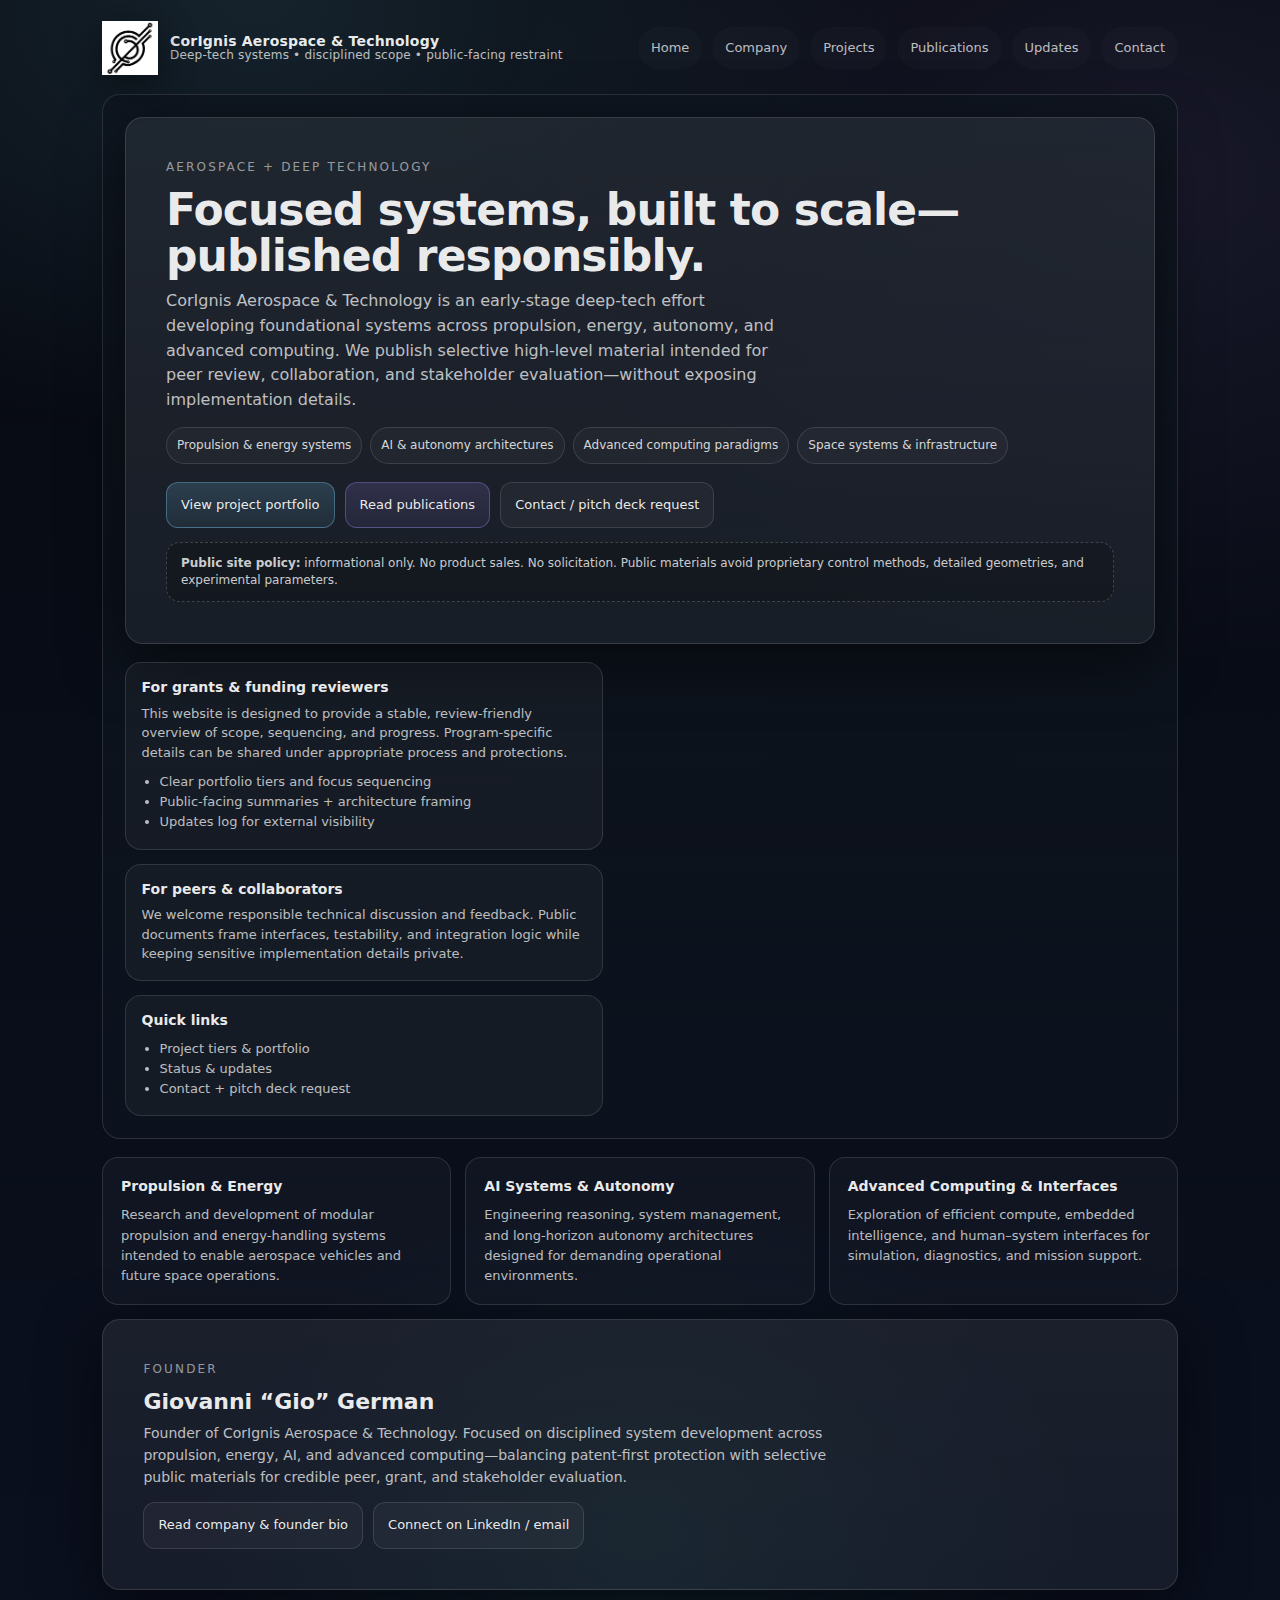
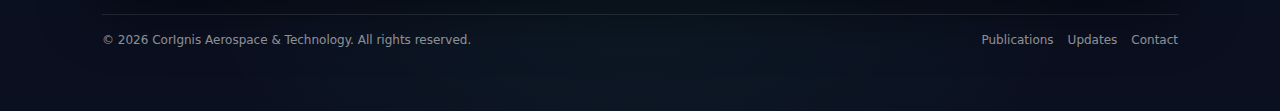
<file: index.html>
<!doctype html>
<html lang="en">
<head>
  <meta charset="utf-8" />
  <meta name="viewport" content="width=device-width, initial-scale=1" />
  <title>CorIgnis Aerospace & Technology</title>
  <meta name="description" content="CorIgnis Aerospace & Technology develops deep-tech systems across propulsion, energy, autonomy, and advanced computing—published with disciplined scope and restraint." />

  <!-- Correct stylesheet path -->
  <link rel="stylesheet" href="/assets/css/styles.css" />

  <style>
    :root{
      --bg0:#070A10;
      --bg1:#0B1020;
      --card:rgba(255,255,255,0.06);
      --card2:rgba(255,255,255,0.08);
      --text:rgba(255,255,255,0.92);
      --muted:rgba(255,255,255,0.72);
      --faint:rgba(255,255,255,0.55);
      --line:rgba(255,255,255,0.12);
      --accent:#7dd3fc;
      --accent2:#a78bfa;
      --ok:#34d399;
      --warn:#fbbf24;
      --radius:18px;
      --shadow: 0 16px 60px rgba(0,0,0,0.55);
      --max: 1120px;
    }
    *{box-sizing:border-box}
    body{
      margin:0;
      font-family: system-ui, -apple-system, Segoe UI, Roboto, Helvetica, Arial, "Apple Color Emoji","Segoe UI Emoji";
      color:var(--text);
      background:
        radial-gradient(1200px 800px at 20% 0%, rgba(125,211,252,0.12), transparent 55%),
        radial-gradient(1200px 900px at 90% 10%, rgba(167,139,250,0.10), transparent 55%),
        radial-gradient(900px 700px at 50% 90%, rgba(52,211,153,0.06), transparent 50%),
        linear-gradient(180deg, var(--bg0), var(--bg1));
      min-height:100vh;
    }
    a{color:inherit}

    /* Reduced top whitespace */
    .wrap{max-width:var(--max); margin:0 auto; padding:14px 22px 22px;}

    .topbar{
      display:flex; align-items:center; justify-content:space-between;
      gap:14px;

      /* Reduced header height */
      padding:6px 0 12px 0;
    }

    .brand{
      display:flex; align-items:center; gap:12px; text-decoration:none;
    }

    /* Bigger logo */
    .brand img{
      width:56px; height:56px; object-fit:contain;
      filter: drop-shadow(0 8px 18px rgba(0,0,0,0.45));
    }

    .brand .name{
      display:flex; flex-direction:column; line-height:1.1;
    }
    .brand .name strong{font-size:14px; letter-spacing:0.2px;}
    .brand .name span{font-size:12px; color:var(--muted);}

    nav{
      display:flex; gap:10px; flex-wrap:wrap; justify-content:flex-end;
    }
    .navlink{
      text-decoration:none;
      font-size:13px;
      color:var(--muted);
      padding:10px 12px;
      border:1px solid transparent;
      border-radius:999px;
      transition: all 160ms ease;
      background: rgba(255,255,255,0.02);
    }
    .navlink:hover{
      color:var(--text);
      border-color: var(--line);
      background: rgba(255,255,255,0.05);
    }

    .hero{
      display:grid;
      grid-template-columns: 1.15fr 0.85fr;
      gap:18px;
      align-items:stretch;

      /* Slightly tighter under-header spacing */
      margin-top:6px;
    }
    @media (max-width: 920px){
      .hero{grid-template-columns:1fr;}
      nav{justify-content:flex-start;}
    }

    .card{
      background: linear-gradient(180deg, rgba(255,255,255,0.07), rgba(255,255,255,0.05));
      border: 1px solid var(--line);
      border-radius: var(--radius);
      box-shadow: var(--shadow);
      overflow:hidden;
    }
    .card .inner{padding:22px;}
    .kicker{
      font-size:12px; letter-spacing:0.18em;
      text-transform:uppercase;
      color:var(--faint);
    }
    h1{
      margin:10px 0 10px 0;
      font-size:44px; line-height:1.05;
      letter-spacing:-0.02em;
    }
    @media (max-width: 520px){
      h1{font-size:34px;}
    }
    .lead{
      color:var(--muted);
      font-size:16px;
      line-height:1.55;
      margin:0;
      max-width:62ch;
    }
    .pillrow{
      display:flex; flex-wrap:wrap; gap:8px;
      margin-top:14px;
    }
    .pill{
      font-size:12px;
      color:rgba(255,255,255,0.82);
      border:1px solid var(--line);
      padding:8px 10px;
      border-radius:999px;
      background: rgba(255,255,255,0.03);
      white-space:nowrap;
    }
    .cta{
      display:flex; flex-wrap:wrap; gap:10px;
      margin-top:18px;
    }
    .btn{
      display:inline-flex; align-items:center; justify-content:center;
      gap:10px;
      text-decoration:none;
      font-size:13px;
      padding:12px 14px;
      border-radius:12px;
      border:1px solid var(--line);
      background: rgba(255,255,255,0.04);
      color:var(--text);
      transition: all 160ms ease;
    }
    .btn:hover{transform: translateY(-1px); background: rgba(255,255,255,0.07);}
    .btn.primary{
      border-color: rgba(125,211,252,0.35);
      background: linear-gradient(180deg, rgba(125,211,252,0.18), rgba(125,211,252,0.08));
    }
    .btn.secondary{
      border-color: rgba(167,139,250,0.35);
      background: linear-gradient(180deg, rgba(167,139,250,0.16), rgba(167,139,250,0.08));
    }

    .sideStack{display:grid; gap:14px; height:100%;}
    .mini{
      background: rgba(255,255,255,0.04);
      border: 1px solid var(--line);
      border-radius: 16px;
      padding:16px;
    }
    .mini h3{margin:0 0 8px 0; font-size:14px;}
    .mini p{margin:0; color:var(--muted); font-size:13px; line-height:1.5;}
    .mini ul{margin:10px 0 0 18px; padding:0; color:var(--muted); font-size:13px; line-height:1.55;}
    .note{
      margin-top:14px;
      padding:12px 14px;
      border-radius: 14px;
      border: 1px dashed rgba(255,255,255,0.18);
      color: rgba(255,255,255,0.78);
      font-size:12px;
      line-height:1.45;
      background: rgba(0,0,0,0.18);
    }

    .grid{
      margin-top:18px;
      display:grid;
      grid-template-columns: repeat(3, 1fr);
      gap:14px;
    }
    @media (max-width: 920px){ .grid{grid-template-columns:1fr;} }
    .tile{
      padding:18px;
      border-radius: 16px;
      border: 1px solid var(--line);
      background: rgba(255,255,255,0.03);
    }
    .tile h4{margin:0 0 8px 0; font-size:14px;}
    .tile p{margin:0; color:var(--muted); font-size:13px; line-height:1.55;}

    footer{
      margin:24px 0 8px 0;
      color: var(--faint);
      font-size:12px;
      display:flex; flex-wrap:wrap; gap:10px;
      justify-content:space-between;
      border-top:1px solid rgba(255,255,255,0.10);
      padding-top:16px;
    }
    .footerlinks{display:flex; gap:14px; flex-wrap:wrap;}
    .footerlinks a{color:var(--faint); text-decoration:none;}
    .footerlinks a:hover{color:var(--text); text-decoration:underline;}
  </style>
</head>

<body>
  <div class="wrap">
    <div class="topbar">
      <a class="brand" href="/index.html" aria-label="CorIgnis Home">
        <!-- Consistent logo path used across site -->
        <img
          src="/assets/images/corignis-logo.png"
          alt="CorIgnis Aerospace &amp; Technology logo"
          width="56"
          height="56"
          loading="eager"
        >
        <div class="name">
          <strong>CorIgnis Aerospace &amp; Technology</strong>
          <span>Deep-tech systems • disciplined scope • public-facing restraint</span>
        </div>
      </a>

      <nav aria-label="Primary navigation">
        <a class="navlink" href="/index.html">Home</a>
        <a class="navlink" href="/company.html">Company</a>
        <a class="navlink" href="/projects.html">Projects</a>
        <a class="navlink" href="/publications.html">Publications</a>
        <a class="navlink" href="/updates.html">Updates</a>
        <a class="navlink" href="/contact.html">Contact</a>
      </nav>
    </div>

    <section class="hero">
      <div class="card">
        <div class="inner">
          <div class="kicker">Aerospace + Deep Technology</div>
          <h1>Focused systems, built to scale—published responsibly.</h1>

          <p class="lead">
            CorIgnis Aerospace &amp; Technology is an early-stage deep-tech effort developing foundational systems across
            propulsion, energy, autonomy, and advanced computing. We publish selective high-level material intended for
            peer review, collaboration, and stakeholder evaluation—without exposing implementation details.
          </p>

          <div class="pillrow" aria-label="Focus areas">
            <div class="pill">Propulsion &amp; energy systems</div>
            <div class="pill">AI &amp; autonomy architectures</div>
            <div class="pill">Advanced computing paradigms</div>
            <div class="pill">Space systems &amp; infrastructure</div>
          </div>

          <div class="cta">
            <a class="btn primary" href="/projects.html">View project portfolio</a>
            <a class="btn secondary" href="/publications.html">Read publications</a>
            <a class="btn" href="/contact.html">Contact / pitch deck request</a>
          </div>

          <div class="note">
            <strong>Public site policy:</strong> informational only. No product sales. No solicitation.
            Public materials avoid proprietary control methods, detailed geometries, and experimental parameters.
          </div>
        </div>
      </div>

      <div class="sideStack">
        <div class="mini">
          <h3>For grants &amp; funding reviewers</h3>
          <p>
            This website is designed to provide a stable, review-friendly overview of scope, sequencing, and progress.
            Program-specific details can be shared under appropriate process and protections.
          </p>
          <ul>
            <li>Clear portfolio tiers and focus sequencing</li>
            <li>Public-facing summaries + architecture framing</li>
            <li>Updates log for external visibility</li>
          </ul>
        </div>

        <div class="mini">
          <h3>For peers &amp; collaborators</h3>
          <p>
            We welcome responsible technical discussion and feedback. Public documents frame interfaces, testability,
            and integration logic while keeping sensitive implementation details private.
          </p>
        </div>

        <div class="mini">
          <h3>Quick links</h3>
          <ul>
            <li><a href="/projects.html">Project tiers &amp; portfolio</a></li>
            <li><a href="/updates.html">Status &amp; updates</a></li>
            <li><a href="/contact.html">Contact + pitch deck request</a></li>
          </ul>
        </div>
      </div>
    </section>

    <section class="grid" aria-label="Capability domains">
      <div class="tile">
        <h4>Propulsion &amp; Energy</h4>
        <p>
          Research and development of modular propulsion and energy-handling systems intended to enable aerospace vehicles
          and future space operations.
        </p>
      </div>
      <div class="tile">
        <h4>AI Systems &amp; Autonomy</h4>
        <p>
          Engineering reasoning, system management, and long-horizon autonomy architectures designed for demanding
          operational environments.
        </p>
      </div>
      <div class="tile">
        <h4>Advanced Computing &amp; Interfaces</h4>
        <p>
          Exploration of efficient compute, embedded intelligence, and human–system interfaces for simulation,
          diagnostics, and mission support.
        </p>
      </div>
    </section>

    <section class="card" style="margin-top:14px;">
      <div class="inner">
        <div class="kicker">Founder</div>
        <h2 style="margin:10px 0 8px 0; font-size:22px;">Giovanni “Gio” German</h2>
        <p class="lead" style="font-size:14px; max-width:80ch;">
          Founder of CorIgnis Aerospace &amp; Technology. Focused on disciplined system development across propulsion,
          energy, AI, and advanced computing—balancing patent-first protection with selective public materials for
          credible peer, grant, and stakeholder evaluation.
        </p>
        <div class="cta" style="margin-top:14px;">
          <a class="btn" href="/company.html">Read company &amp; founder bio</a>
          <a class="btn" href="/contact.html">Connect on LinkedIn / email</a>
        </div>
      </div>
    </section>

    <footer>
      <div>© <span id="y"></span> CorIgnis Aerospace &amp; Technology. All rights reserved.</div>
      <div class="footerlinks">
        <a href="/publications.html">Publications</a>
        <a href="/updates.html">Updates</a>
        <a href="/contact.html">Contact</a>
      </div>
    </footer>
  </div>

  <script>
    document.getElementById("y").textContent = new Date().getFullYear();
  </script>
</body>
</html>
</file>
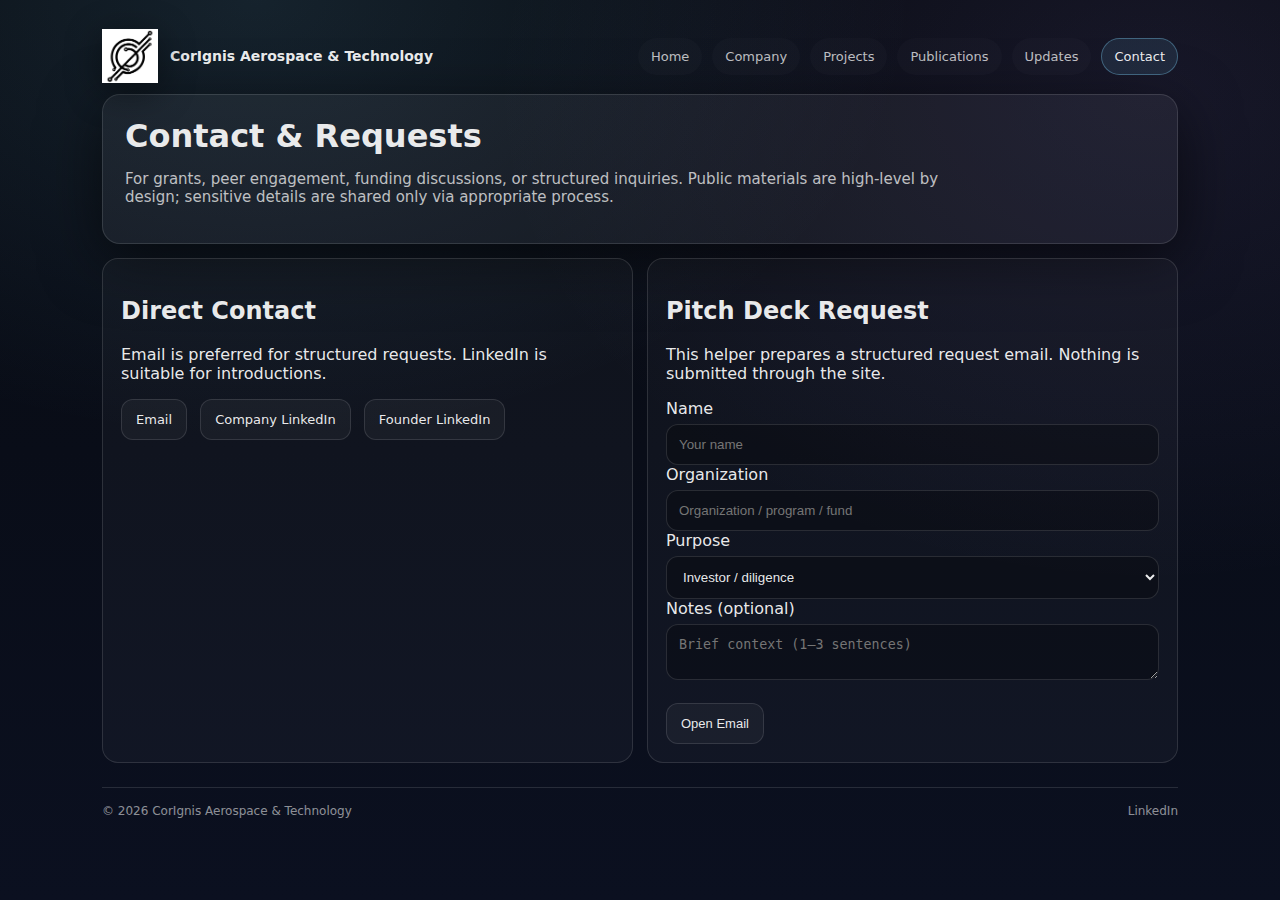
<file: contact.html>
<!doctype html>
<html lang="en">
<head>
  <meta charset="utf-8" />
  <meta name="viewport" content="width=device-width, initial-scale=1" />
  <title>Contact • CorIgnis Aerospace & Technology</title>
  <meta name="description" content="Contact CorIgnis Aerospace & Technology. Email, LinkedIn, and pitch deck requests." />

  <style>
    :root{
      --bg0:#070A10;
      --bg1:#0B1020;
      --text:rgba(255,255,255,0.92);
      --muted:rgba(255,255,255,0.72);
      --faint:rgba(255,255,255,0.55);
      --line:rgba(255,255,255,0.12);
      --shadow:0 16px 60px rgba(0,0,0,0.55);
      --radius:18px;
      --max:1120px;
    }
    *{box-sizing:border-box}
    body{
      margin:0;
      font-family:system-ui,-apple-system,Segoe UI,Roboto,Helvetica,Arial;
      color:var(--text);
      background:
        radial-gradient(1200px 800px at 20% 0%, rgba(125,211,252,0.12), transparent 55%),
        radial-gradient(1200px 900px at 90% 10%, rgba(167,139,250,0.10), transparent 55%),
        linear-gradient(180deg,var(--bg0),var(--bg1));
      min-height:100vh;
    }
    a{color:inherit}
    .wrap{max-width:var(--max);margin:0 auto;padding:22px;}

    /* tighter top spacing + align like other pages */
    .topbar{
      display:flex;
      justify-content:space-between;
      align-items:center;
      gap:14px;
      padding:6px 0 10px; /* was 10px 0 18px */
    }

    .brand{
      display:flex;
      gap:12px;
      text-decoration:none;
      align-items:center;
    }

    /* bigger logo + more consistent rendering */
    .brand img{
      width:56px;              /* was 44px */
      height:56px;             /* was 44px */
      object-fit:contain;
      display:block;
      filter: drop-shadow(0 8px 18px rgba(0,0,0,0.45));
    }

    .brand strong{font-size:14px;}

    nav{display:flex;gap:10px;flex-wrap:wrap;justify-content:flex-end;}
    .navlink{
      font-size:13px;
      color:var(--muted);
      padding:10px 12px;
      border-radius:999px;
      text-decoration:none;
      transition: all 160ms ease;
      border: 1px solid transparent;
      background: rgba(255,255,255,0.02);
    }
    .navlink:hover{
      color: var(--text);
      border-color: var(--line);
      background: rgba(255,255,255,0.05);
    }
    .navlink.active{
      color:var(--text);
      border-color: rgba(125,211,252,0.35);
      background: rgba(125,211,252,0.10);
    }

    .card{
      border:1px solid var(--line);
      border-radius:var(--radius);
      background:rgba(255,255,255,0.05);
      box-shadow:var(--shadow);
    }
    .inner{padding:22px;}
    h1{margin:0 0 10px;font-size:32px;}
    .lead{color:var(--muted);font-size:15px;max-width:90ch;}

    .grid{display:grid;grid-template-columns:1fr 1fr;gap:14px;margin-top:14px;}
    @media(max-width:900px){
      .grid{grid-template-columns:1fr}
      nav{justify-content:flex-start;}
    }

    .tile{
      border:1px solid var(--line);
      border-radius:16px;
      padding:18px;
      background:rgba(255,255,255,0.03);
    }
    .btn{
      display:inline-block;
      padding:12px 14px;
      border-radius:12px;
      border:1px solid var(--line);
      text-decoration:none;
      font-size:13px;
      margin-right:8px;
      background: rgba(255,255,255,0.04);
      color: var(--text);
      transition: all 160ms ease;
    }
    .btn:hover{transform: translateY(-1px); background: rgba(255,255,255,0.07);}

    textarea,input,select{
      width:100%;
      margin-top:6px;
      padding:12px;
      border-radius:12px;
      border:1px solid var(--line);
      background:rgba(0,0,0,0.25);
      color:var(--text);
    }

    footer{
      margin-top:24px;
      font-size:12px;
      color:var(--faint);
      border-top:1px solid var(--line);
      padding-top:16px;
      display:flex;
      justify-content:space-between;
      flex-wrap:wrap;
      gap:10px;
    }
    footer a{color:var(--faint); text-decoration:none;}
    footer a:hover{color:var(--text); text-decoration:underline;}
  </style>
</head>

<body>
<div class="wrap">

  <div class="topbar">
    <a class="brand" href="index.html" aria-label="CorIgnis Home">
      <!-- FIXED PATH -->
      <img src="assets/images/corignis-logo.png" alt="CorIgnis logo" />
      <strong>CorIgnis Aerospace &amp; Technology</strong>
    </a>
    <nav aria-label="Primary navigation">
      <a class="navlink" href="index.html">Home</a>
      <a class="navlink" href="company.html">Company</a>
      <a class="navlink" href="projects.html">Projects</a>
      <a class="navlink" href="publications.html">Publications</a>
      <a class="navlink" href="updates.html">Updates</a>
      <a class="navlink active" href="contact.html">Contact</a>
    </nav>
  </div>

  <section class="card">
    <div class="inner">
      <h1>Contact & Requests</h1>
      <p class="lead">
        For grants, peer engagement, funding discussions, or structured inquiries.
        Public materials are high-level by design; sensitive details are shared only via appropriate process.
      </p>
    </div>
  </section>

  <section class="grid">

    <!-- Direct Contact -->
    <div class="tile">
      <h2>Direct Contact</h2>
      <p>Email is preferred for structured requests. LinkedIn is suitable for introductions.</p>

      <a class="btn" href="mailto:corignisaerospaceandtechnology@gmail.com?subject=CorIgnis%20Inquiry">
        Email
      </a>

      <a class="btn" href="https://www.linkedin.com/company/corignis-aerospace-and-technology-llc/" target="_blank" rel="noopener noreferrer">
        Company LinkedIn
      </a>

      <a class="btn" href="https://www.linkedin.com/in/giovanni-german/" target="_blank" rel="noopener noreferrer">
        Founder LinkedIn
      </a>
    </div>

    <!-- Pitch Deck Request -->
    <div class="tile">
      <h2>Pitch Deck Request</h2>
      <p>This helper prepares a structured request email. Nothing is submitted through the site.</p>

      <label>Name</label>
      <input id="name" placeholder="Your name" />

      <label>Organization</label>
      <input id="org" placeholder="Organization / program / fund" />

      <label>Purpose</label>
      <select id="reason">
        <option>Investor / diligence</option>
        <option>Grant / SBIR-STTR</option>
        <option>Peer review</option>
        <option>Mentorship</option>
        <option>Partnership</option>
      </select>

      <label>Notes (optional)</label>
      <textarea id="notes" placeholder="Brief context (1–3 sentences)"></textarea>

      <br /><br />
      <button class="btn" onclick="openEmail()">Open Email</button>
    </div>

  </section>

  <footer>
    <div>© <span id="y"></span> CorIgnis Aerospace &amp; Technology</div>
    <div>
      <a href="https://www.linkedin.com/company/corignis-aerospace-and-technology-llc/" target="_blank" rel="noopener noreferrer">LinkedIn</a>
    </div>
  </footer>

</div>

<script>
  document.getElementById("y").textContent = new Date().getFullYear();

  function openEmail(){
    const name = document.getElementById("name").value || "[Your Name]";
    const org = document.getElementById("org").value || "[Organization]";
    const reason = document.getElementById("reason").value;
    const notes = document.getElementById("notes").value;

    const body =
`Hello CorIgnis,

I would like to request the CorIgnis pitch deck / overview package.

Name: ${name}
Organization: ${org}
Purpose: ${reason}

${notes}

I understand that public materials are high-level and that sensitive details are shared through appropriate channels.

Thank you,
${name}`;

    window.location.href =
      "mailto:corignisaerospaceandtechnology@gmail.com" +
      "?subject=" + encodeURIComponent("Pitch Deck Request") +
      "&body=" + encodeURIComponent(body);
  }
</script>
</body>
</html>
</file>
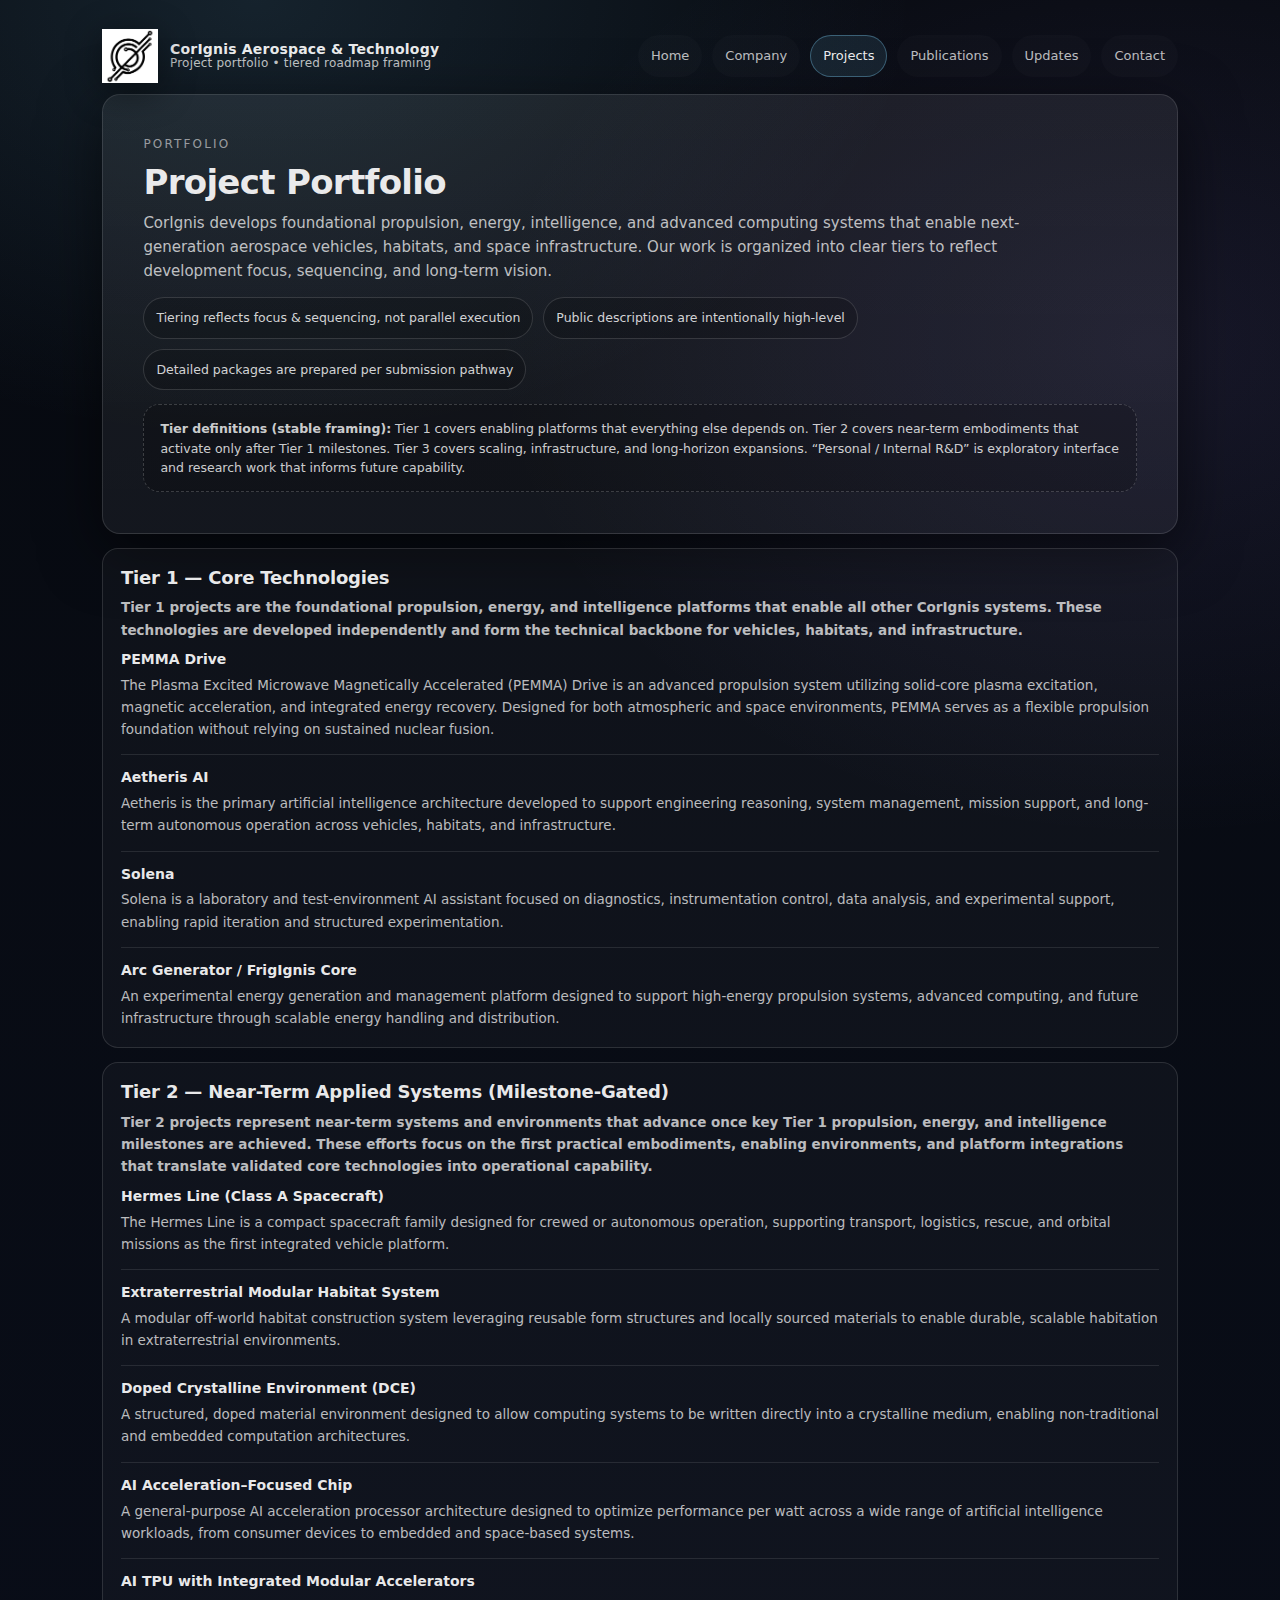
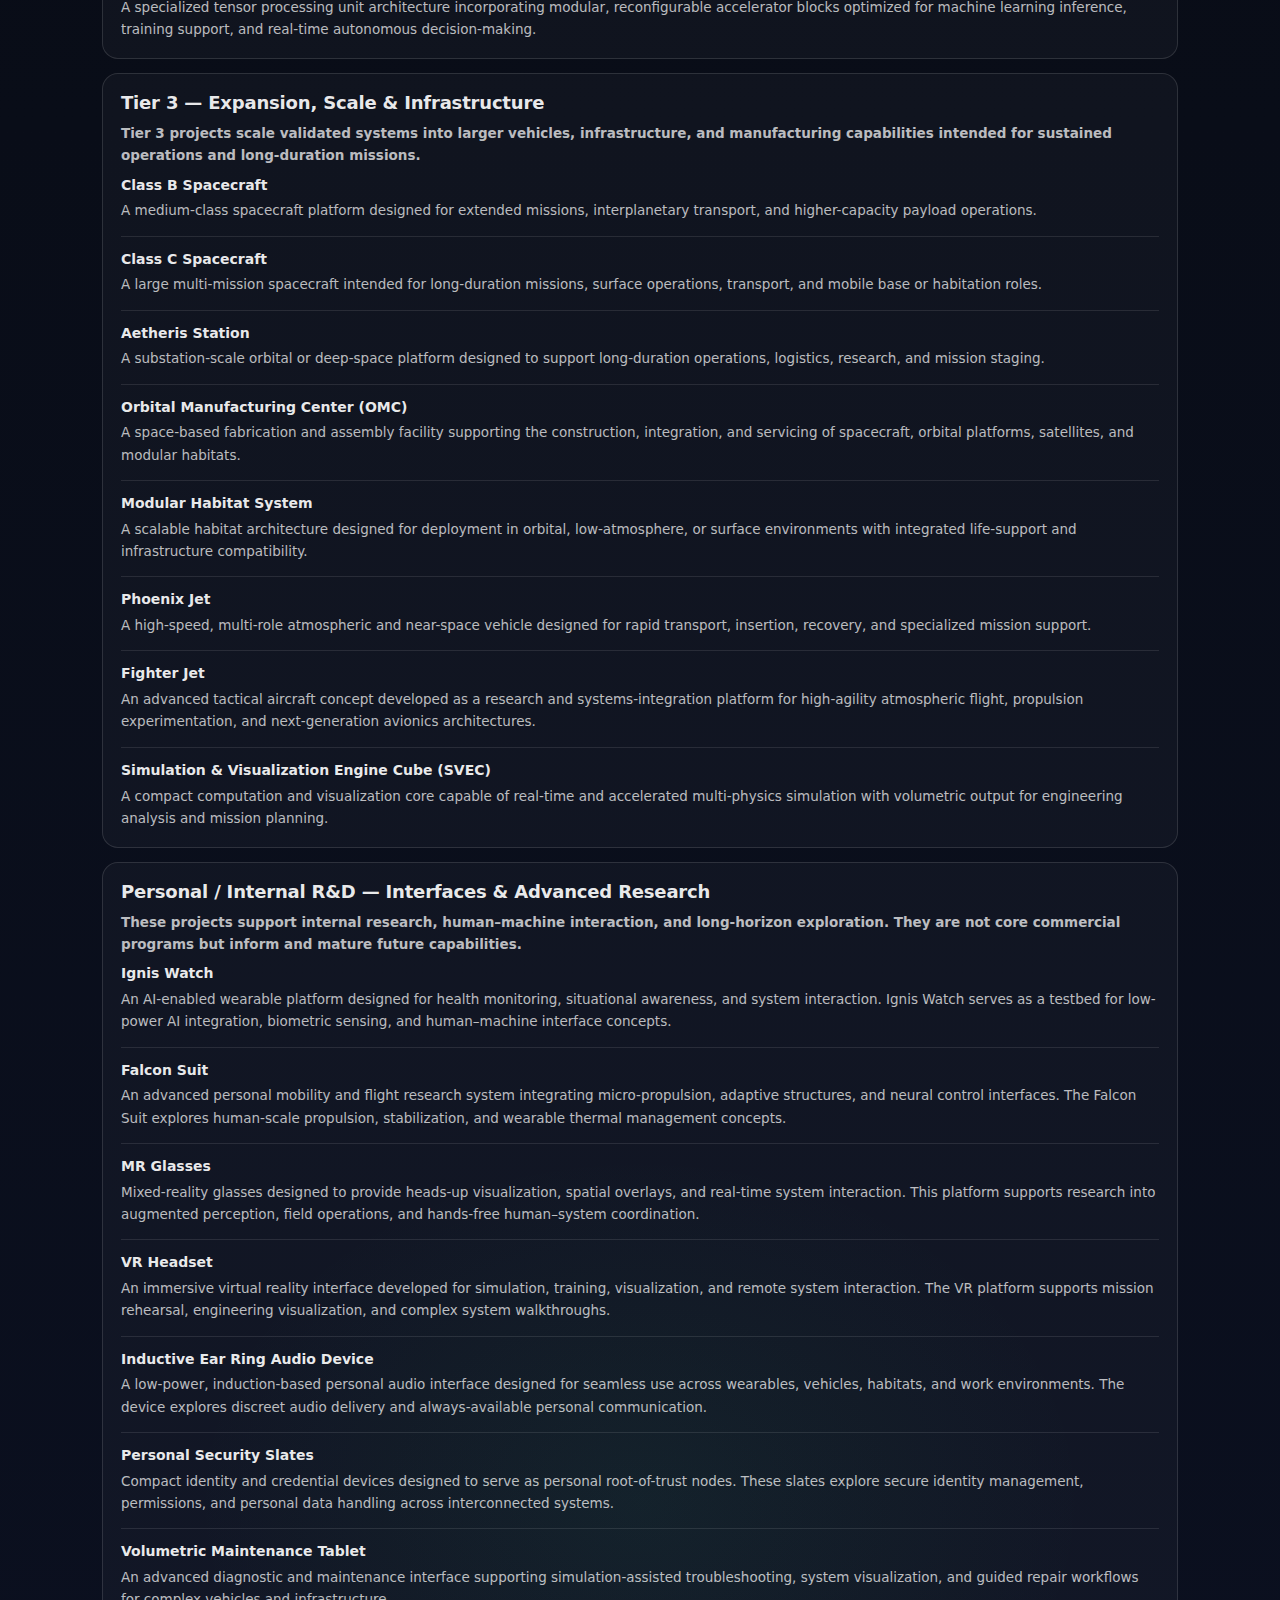
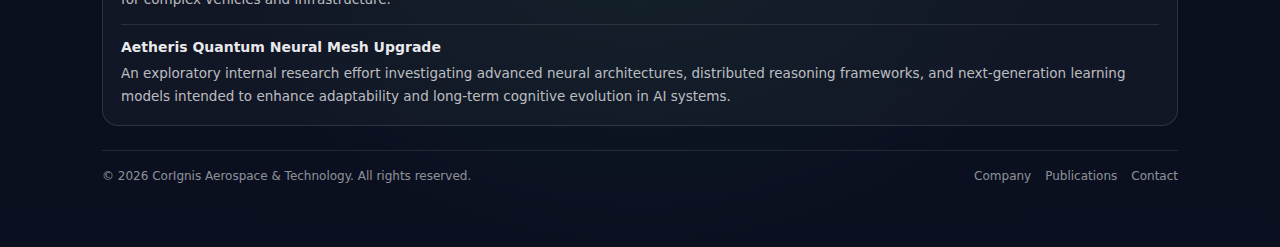
<file: projects.html>
<!doctype html>
<html lang="en">
<head>
  <meta charset="utf-8" />
  <meta name="viewport" content="width=device-width, initial-scale=1" />
  <title>Projects • CorIgnis Aerospace & Technology</title>
  <meta name="description" content="CorIgnis project portfolio organized by development tiers: core technologies, near-term applied systems, expansion and infrastructure, and internal R&D." />

  <!-- IMPORTANT: your repo uses assets/css/styles.css (not site.css) -->
  <link rel="stylesheet" href="assets/css/styles.css" />

  <style>
    :root{
      --bg0:#070A10;
      --bg1:#0B1020;
      --card:rgba(255,255,255,0.06);
      --text:rgba(255,255,255,0.92);
      --muted:rgba(255,255,255,0.72);
      --faint:rgba(255,255,255,0.55);
      --line:rgba(255,255,255,0.12);
      --accent:#7dd3fc;
      --accent2:#a78bfa;
      --shadow: 0 16px 60px rgba(0,0,0,0.55);
      --radius:18px;
      --max: 1120px;
    }
    *{box-sizing:border-box}
    body{
      margin:0;
      font-family: system-ui, -apple-system, Segoe UI, Roboto, Helvetica, Arial, "Apple Color Emoji","Segoe UI Emoji";
      color:var(--text);
      background:
        radial-gradient(1200px 800px at 20% 0%, rgba(125,211,252,0.12), transparent 55%),
        radial-gradient(1200px 900px at 90% 10%, rgba(167,139,250,0.10), transparent 55%),
        radial-gradient(900px 700px at 50% 90%, rgba(52,211,153,0.06), transparent 50%),
        linear-gradient(180deg, var(--bg0), var(--bg1));
      min-height:100vh;
    }
    a{color:inherit}
    .wrap{max-width:var(--max); margin:0 auto; padding:22px;}

    /* tighten top spacing */
    .topbar{
      display:flex; align-items:center; justify-content:space-between;
      gap:14px; padding:6px 0 10px 0;
    }

    .brand{display:flex; align-items:center; gap:12px; text-decoration:none;}
    .brand img{
      width:56px; height:56px; object-fit:contain;   /* bigger logo */
      filter: drop-shadow(0 8px 18px rgba(0,0,0,0.45));
      display:block;
    }
    .brand .name{display:flex; flex-direction:column; line-height:1.1;}
    .brand .name strong{font-size:14px; letter-spacing:0.2px;}
    .brand .name span{font-size:12px; color:var(--muted);}

    nav{display:flex; gap:10px; flex-wrap:wrap; justify-content:flex-end;}
    .navlink{
      text-decoration:none;
      font-size:13px;
      color:var(--muted);
      padding:10px 12px;
      border:1px solid transparent;
      border-radius:999px;
      transition: all 160ms ease;
      background: rgba(255,255,255,0.02);
    }
    .navlink:hover{
      color:var(--text);
      border-color: var(--line);
      background: rgba(255,255,255,0.05);
    }
    .navlink.active{
      color:var(--text);
      border-color: rgba(125,211,252,0.35);
      background: rgba(125,211,252,0.10);
    }

    .card{
      background: linear-gradient(180deg, rgba(255,255,255,0.07), rgba(255,255,255,0.05));
      border: 1px solid var(--line);
      border-radius: var(--radius);
      box-shadow: var(--shadow);
      overflow:hidden;
    }
    .inner{padding:22px;}
    .kicker{
      font-size:12px; letter-spacing:0.18em;
      text-transform:uppercase;
      color:var(--faint);
    }
    h1{margin:10px 0 10px 0; font-size:34px; line-height:1.1; letter-spacing:-0.02em;}
    .lead{color:var(--muted); font-size:15px; line-height:1.6; margin:0; max-width:92ch;}

    .pillrow{display:flex; gap:10px; flex-wrap:wrap; margin-top:14px;}
    .pill{
      font-size:12.5px;
      color:rgba(255,255,255,0.82);
      border:1px solid rgba(255,255,255,0.14);
      background: rgba(0,0,0,0.16);
      padding:10px 12px;
      border-radius: 999px;
    }

    .section{
      margin-top:14px;
      padding:18px;
      border-radius: 16px;
      border: 1px solid rgba(255,255,255,0.12);
      background: rgba(255,255,255,0.03);
    }
    .section h2{
      margin:0 0 8px 0;
      font-size:18px;
      letter-spacing:-0.01em;
    }
    .section p, .section li{
      color:var(--muted);
      font-size:13.5px;
      line-height:1.65;
    }
    .section p{margin:0 0 10px 0;}
    .project{margin-top:14px; padding-top:14px; border-top:1px solid rgba(255,255,255,0.10);}
    .project:first-of-type{margin-top:0; padding-top:0; border-top:none;}
    .project h3{margin:0 0 6px 0; font-size:14px; color:rgba(255,255,255,0.92);}
    .project .desc{margin:0;}

    .callout{
      margin-top:14px;
      padding:14px 16px;
      border-radius: 16px;
      border: 1px dashed rgba(255,255,255,0.18);
      background: rgba(0,0,0,0.18);
      color: rgba(255,255,255,0.80);
      font-size:12.5px;
      line-height:1.55;
    }

    footer{
      margin:24px 0 8px 0;
      color: var(--faint);
      font-size:12px;
      display:flex; flex-wrap:wrap; gap:10px;
      justify-content:space-between;
      border-top:1px solid rgba(255,255,255,0.10);
      padding-top:16px;
    }
    .footerlinks{display:flex; gap:14px; flex-wrap:wrap;}
    .footerlinks a{color:var(--faint); text-decoration:none;}
    .footerlinks a:hover{color:var(--text); text-decoration:underline;}
  </style>
</head>

<body>
  <div class="wrap">
    <!-- Top Navigation -->
    <div class="topbar">
      <a class="brand" href="index.html" aria-label="CorIgnis Home">
        <!-- FIXED PATH -->
        <img src="assets/images/corignis-logo.png" alt="CorIgnis logo" />
        <div class="name">
          <strong>CorIgnis Aerospace &amp; Technology</strong>
          <span>Project portfolio • tiered roadmap framing</span>
        </div>
      </a>

      <nav aria-label="Primary navigation">
        <a class="navlink" href="index.html">Home</a>
        <a class="navlink" href="company.html">Company</a>
        <a class="navlink active" href="projects.html">Projects</a>
        <a class="navlink" href="publications.html">Publications</a>
        <a class="navlink" href="updates.html">Updates</a>
        <a class="navlink" href="contact.html">Contact</a>
      </nav>
    </div>

    <!-- Header -->
    <section class="card">
      <div class="inner">
        <div class="kicker">Portfolio</div>
        <h1>Project Portfolio</h1>
        <p class="lead">
          CorIgnis develops foundational propulsion, energy, intelligence, and advanced computing systems that enable
          next-generation aerospace vehicles, habitats, and space infrastructure. Our work is organized into clear tiers
          to reflect development focus, sequencing, and long-term vision.
        </p>

        <div class="pillrow" aria-label="Portfolio notes">
          <div class="pill">Tiering reflects focus &amp; sequencing, not parallel execution</div>
          <div class="pill">Public descriptions are intentionally high-level</div>
          <div class="pill">Detailed packages are prepared per submission pathway</div>
        </div>

        <div class="callout">
          <strong>Tier definitions (stable framing):</strong>
          Tier 1 covers enabling platforms that everything else depends on. Tier 2 covers near-term embodiments that
          activate only after Tier 1 milestones. Tier 3 covers scaling, infrastructure, and long-horizon expansions.
          “Personal / Internal R&amp;D” is exploratory interface and research work that informs future capability.
        </div>
      </div>
    </section>

    <!-- =========================
         YOUR CONTENT (PRESERVED)
         ========================= -->

    <!-- Tier 1 -->
    <section class="section" style="margin-top:14px;">
      <h2>Tier 1 — Core Technologies</h2>
      <p><strong>Tier 1 projects are the foundational propulsion, energy, and intelligence platforms that enable all other CorIgnis systems. These technologies are developed independently and form the technical backbone for vehicles, habitats, and infrastructure.</strong></p>

      <div class="project">
        <h3>PEMMA Drive</h3>
        <p class="desc">The Plasma Excited Microwave Magnetically Accelerated (PEMMA) Drive is an advanced propulsion system utilizing solid-core plasma excitation, magnetic acceleration, and integrated energy recovery. Designed for both atmospheric and space environments, PEMMA serves as a flexible propulsion foundation without relying on sustained nuclear fusion.</p>
      </div>

      <div class="project">
        <h3>Aetheris AI</h3>
        <p class="desc">Aetheris is the primary artificial intelligence architecture developed to support engineering reasoning, system management, mission support, and long-term autonomous operation across vehicles, habitats, and infrastructure.</p>
      </div>

      <div class="project">
        <h3>Solena</h3>
        <p class="desc">Solena is a laboratory and test-environment AI assistant focused on diagnostics, instrumentation control, data analysis, and experimental support, enabling rapid iteration and structured experimentation.</p>
      </div>

      <div class="project">
        <h3>Arc Generator / FrigIgnis Core</h3>
        <p class="desc">An experimental energy generation and management platform designed to support high-energy propulsion systems, advanced computing, and future infrastructure through scalable energy handling and distribution.</p>
      </div>
    </section>

    <!-- Tier 2 -->
    <section class="section">
      <h2>Tier 2 — Near-Term Applied Systems (Milestone-Gated)</h2>
      <p><strong>Tier 2 projects represent near-term systems and environments that advance once key Tier 1 propulsion, energy, and intelligence milestones are achieved. These efforts focus on the first practical embodiments, enabling environments, and platform integrations that translate validated core technologies into operational capability.</strong></p>

      <div class="project">
        <h3>Hermes Line (Class A Spacecraft)</h3>
        <p class="desc">The Hermes Line is a compact spacecraft family designed for crewed or autonomous operation, supporting transport, logistics, rescue, and orbital missions as the first integrated vehicle platform.</p>
      </div>

      <div class="project">
        <h3>Extraterrestrial Modular Habitat System</h3>
        <p class="desc">A modular off-world habitat construction system leveraging reusable form structures and locally sourced materials to enable durable, scalable habitation in extraterrestrial environments.</p>
      </div>

      <div class="project">
        <h3>Doped Crystalline Environment (DCE)</h3>
        <p class="desc">A structured, doped material environment designed to allow computing systems to be written directly into a crystalline medium, enabling non-traditional and embedded computation architectures.</p>
      </div>

      <div class="project">
        <h3>AI Acceleration–Focused Chip</h3>
        <p class="desc">A general-purpose AI acceleration processor architecture designed to optimize performance per watt across a wide range of artificial intelligence workloads, from consumer devices to embedded and space-based systems.</p>
      </div>

      <div class="project">
        <h3>AI TPU with Integrated Modular Accelerators</h3>
        <p class="desc">A specialized tensor processing unit architecture incorporating modular, reconfigurable accelerator blocks optimized for machine learning inference, training support, and real-time autonomous decision-making.</p>
      </div>
    </section>

    <!-- Tier 3 -->
    <section class="section">
      <h2>Tier 3 — Expansion, Scale &amp; Infrastructure</h2>
      <p><strong>Tier 3 projects scale validated systems into larger vehicles, infrastructure, and manufacturing capabilities intended for sustained operations and long-duration missions.</strong></p>

      <div class="project">
        <h3>Class B Spacecraft</h3>
        <p class="desc">A medium-class spacecraft platform designed for extended missions, interplanetary transport, and higher-capacity payload operations.</p>
      </div>

      <div class="project">
        <h3>Class C Spacecraft</h3>
        <p class="desc">A large multi-mission spacecraft intended for long-duration missions, surface operations, transport, and mobile base or habitation roles.</p>
      </div>

      <div class="project">
        <h3>Aetheris Station</h3>
        <p class="desc">A substation-scale orbital or deep-space platform designed to support long-duration operations, logistics, research, and mission staging.</p>
      </div>

      <div class="project">
        <h3>Orbital Manufacturing Center (OMC)</h3>
        <p class="desc">A space-based fabrication and assembly facility supporting the construction, integration, and servicing of spacecraft, orbital platforms, satellites, and modular habitats.</p>
      </div>

      <div class="project">
        <h3>Modular Habitat System</h3>
        <p class="desc">A scalable habitat architecture designed for deployment in orbital, low-atmosphere, or surface environments with integrated life-support and infrastructure compatibility.</p>
      </div>

      <div class="project">
        <h3>Phoenix Jet</h3>
        <p class="desc">A high-speed, multi-role atmospheric and near-space vehicle designed for rapid transport, insertion, recovery, and specialized mission support.</p>
      </div>

      <div class="project">
        <h3>Fighter Jet</h3>
        <p class="desc">An advanced tactical aircraft concept developed as a research and systems-integration platform for high-agility atmospheric flight, propulsion experimentation, and next-generation avionics architectures.</p>
      </div>

      <div class="project">
        <h3>Simulation &amp; Visualization Engine Cube (SVEC)</h3>
        <p class="desc">A compact computation and visualization core capable of real-time and accelerated multi-physics simulation with volumetric output for engineering analysis and mission planning.</p>
      </div>
    </section>

    <!-- Personal / Internal -->
    <section class="section">
      <h2>Personal / Internal R&amp;D — Interfaces &amp; Advanced Research</h2>
      <p><strong>These projects support internal research, human–machine interaction, and long-horizon exploration. They are not core commercial programs but inform and mature future capabilities.</strong></p>

      <div class="project">
        <h3>Ignis Watch</h3>
        <p class="desc">An AI-enabled wearable platform designed for health monitoring, situational awareness, and system interaction. Ignis Watch serves as a testbed for low-power AI integration, biometric sensing, and human–machine interface concepts.</p>
      </div>

      <div class="project">
        <h3>Falcon Suit</h3>
        <p class="desc">An advanced personal mobility and flight research system integrating micro-propulsion, adaptive structures, and neural control interfaces. The Falcon Suit explores human-scale propulsion, stabilization, and wearable thermal management concepts.</p>
      </div>

      <div class="project">
        <h3>MR Glasses</h3>
        <p class="desc">Mixed-reality glasses designed to provide heads-up visualization, spatial overlays, and real-time system interaction. This platform supports research into augmented perception, field operations, and hands-free human–system coordination.</p>
      </div>

      <div class="project">
        <h3>VR Headset</h3>
        <p class="desc">An immersive virtual reality interface developed for simulation, training, visualization, and remote system interaction. The VR platform supports mission rehearsal, engineering visualization, and complex system walkthroughs.</p>
      </div>

      <div class="project">
        <h3>Inductive Ear Ring Audio Device</h3>
        <p class="desc">A low-power, induction-based personal audio interface designed for seamless use across wearables, vehicles, habitats, and work environments. The device explores discreet audio delivery and always-available personal communication.</p>
      </div>

      <div class="project">
        <h3>Personal Security Slates</h3>
        <p class="desc">Compact identity and credential devices designed to serve as personal root-of-trust nodes. These slates explore secure identity management, permissions, and personal data handling across interconnected systems.</p>
      </div>

      <div class="project">
        <h3>Volumetric Maintenance Tablet</h3>
        <p class="desc">An advanced diagnostic and maintenance interface supporting simulation-assisted troubleshooting, system visualization, and guided repair workflows for complex vehicles and infrastructure.</p>
      </div>

      <div class="project">
        <h3>Aetheris Quantum Neural Mesh Upgrade</h3>
        <p class="desc">An exploratory internal research effort investigating advanced neural architectures, distributed reasoning frameworks, and next-generation learning models intended to enhance adaptability and long-term cognitive evolution in AI systems.</p>
      </div>
    </section>

    <footer>
      <div>© <span id="y"></span> CorIgnis Aerospace &amp; Technology. All rights reserved.</div>
      <div class="footerlinks">
        <a href="company.html">Company</a>
        <a href="publications.html">Publications</a>
        <a href="contact.html">Contact</a>
      </div>
    </footer>
  </div>

  <script>
    document.getElementById("y").textContent = new Date().getFullYear();
  </script>
</body>
</html>
</file>
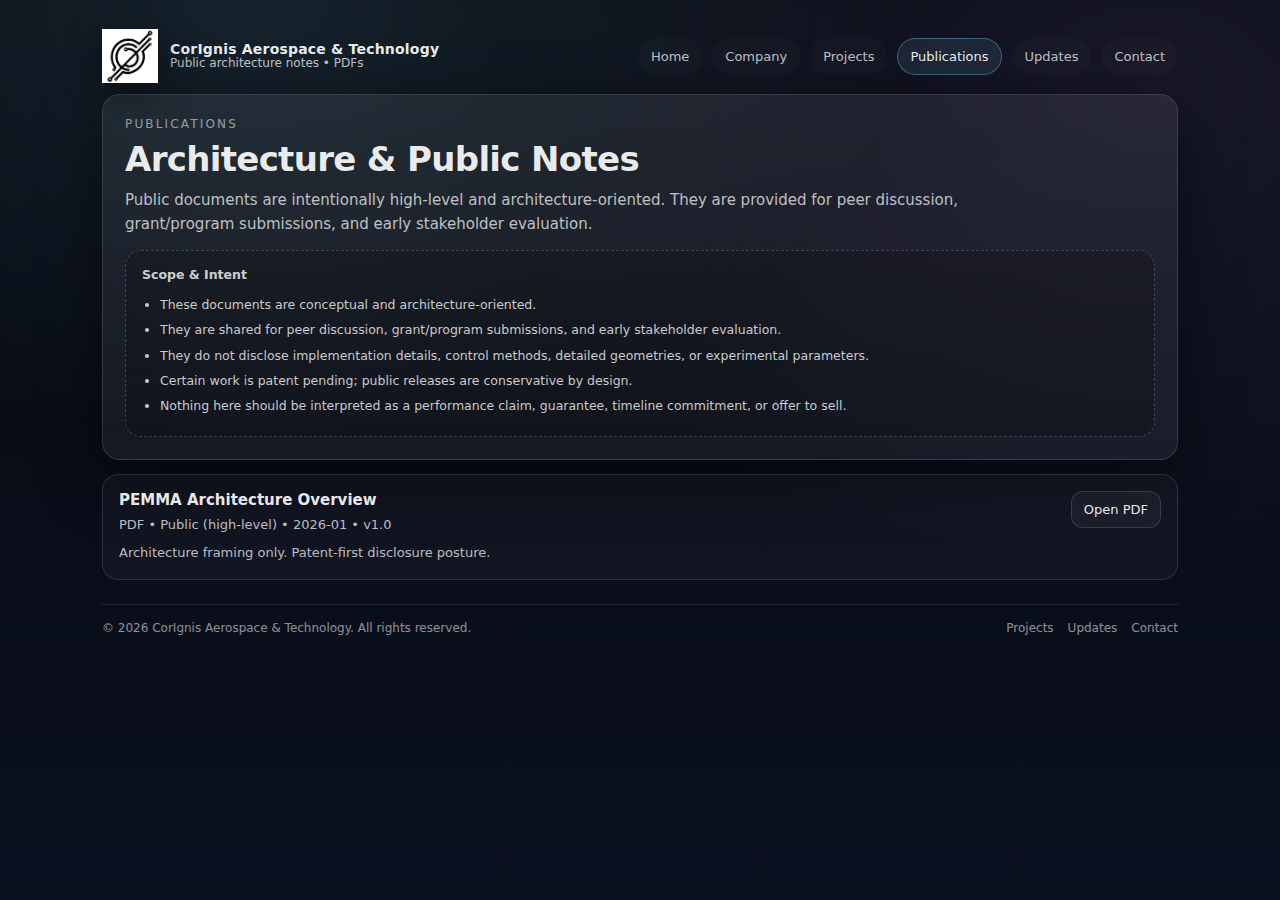
<file: publications.html>
<!doctype html>
<html lang="en">
<head>
  <meta charset="utf-8" />
  <meta name="viewport" content="width=device-width, initial-scale=1" />
  <title>Publications • CorIgnis Aerospace & Technology</title>
  <meta name="description" content="Architecture notes and public, high-level PDFs from CorIgnis Aerospace & Technology." />

  <style>
    :root{
      --bg0:#070A10;
      --bg1:#0B1020;
      --text:rgba(255,255,255,0.92);
      --muted:rgba(255,255,255,0.72);
      --faint:rgba(255,255,255,0.55);
      --line:rgba(255,255,255,0.12);
      --shadow:0 16px 60px rgba(0,0,0,0.55);
      --radius:18px;
      --max:1120px;
    }
    *{box-sizing:border-box}
    body{
      margin:0;
      font-family:system-ui,-apple-system,Segoe UI,Roboto,Helvetica,Arial;
      color:var(--text);
      background:
        radial-gradient(1200px 800px at 20% 0%, rgba(125,211,252,0.12), transparent 55%),
        radial-gradient(1200px 900px at 90% 10%, rgba(167,139,250,0.10), transparent 55%),
        linear-gradient(180deg,var(--bg0),var(--bg1));
      min-height:100vh;
    }
    a{color:inherit}
    code{font-family:ui-monospace,SFMono-Regular,Menlo,Monaco,Consolas,"Liberation Mono","Courier New",monospace;}

    .wrap{max-width:var(--max);margin:0 auto;padding:22px;}

    /* tighten the top spacing */
    .topbar{
      display:flex;
      justify-content:space-between;
      gap:14px;
      padding:6px 0 10px;   /* was 10px 0 18px */
      align-items:center;
    }

    .brand{display:flex;gap:12px;text-decoration:none;align-items:center;}

    /* bigger logo */
    .brand img{
      width:56px;
      height:56px;
      object-fit:contain;
      filter:drop-shadow(0 8px 18px rgba(0,0,0,0.45));
      display:block;
    }

    .brand .name{display:flex;flex-direction:column;line-height:1.1;}
    .brand .name strong{font-size:14px;letter-spacing:0.2px;}
    .brand .name span{font-size:12px;color:var(--muted);}

    nav{display:flex;gap:10px;flex-wrap:wrap;justify-content:flex-end;}
    .navlink{
      text-decoration:none;
      font-size:13px;
      color:var(--muted);
      padding:10px 12px;
      border:1px solid transparent;
      border-radius:999px;
      background:rgba(255,255,255,0.02);
      transition:all 160ms ease;
    }
    .navlink:hover{color:var(--text);border-color:var(--line);background:rgba(255,255,255,0.05);}
    .navlink.active{color:var(--text);border-color:rgba(125,211,252,0.35);background:rgba(125,211,252,0.10);}
    @media(max-width:900px){nav{justify-content:flex-start;}}

    .card{
      border:1px solid var(--line);
      border-radius:var(--radius);
      background:linear-gradient(180deg, rgba(255,255,255,0.07), rgba(255,255,255,0.05));
      box-shadow:var(--shadow);
      overflow:hidden;
    }
    .inner{padding:22px;}
    .kicker{font-size:12px;letter-spacing:0.18em;text-transform:uppercase;color:var(--faint);}
    h1{margin:10px 0 10px;font-size:34px;line-height:1.1;letter-spacing:-0.02em;}
    .lead{color:var(--muted);font-size:15px;line-height:1.6;max-width:92ch;margin:0;}

    .callout{
      margin-top:14px;
      padding:14px 16px;
      border-radius:16px;
      border:1px dashed rgba(255,255,255,0.18);
      background:rgba(0,0,0,0.18);
      color:rgba(255,255,255,0.80);
      font-size:12.5px;
      line-height:1.55;
    }
    .callout ul{margin:10px 0 0 18px; padding:0;}
    .callout li{margin:6px 0; color:rgba(255,255,255,0.78);}

    .list{
      margin-top:14px;
      display:grid;
      gap:12px;
    }
    .item{
      padding:16px;
      border-radius:16px;
      border:1px solid rgba(255,255,255,0.12);
      background:rgba(255,255,255,0.03);
      display:grid;
      grid-template-columns: 1fr auto;
      gap:12px;
      align-items:start;
    }
    @media(max-width:720px){.item{grid-template-columns:1fr;}}
    .title{margin:0 0 6px 0; font-size:15px;}
    .meta{color:var(--muted); font-size:13px; line-height:1.55; margin:0;}
    .tags{margin-top:10px; display:flex; gap:8px; flex-wrap:wrap;}
    .tag{
      font-size:12px;
      padding:6px 10px;
      border-radius:999px;
      border:1px solid rgba(255,255,255,0.14);
      background:rgba(0,0,0,0.16);
      color:rgba(255,255,255,0.78);
      white-space:nowrap;
    }
    .btn{
      display:inline-flex;
      align-items:center;
      justify-content:center;
      text-decoration:none;
      font-size:13px;
      padding:10px 12px;
      border-radius:12px;
      border:1px solid rgba(255,255,255,0.14);
      background:rgba(255,255,255,0.04);
      color:var(--text);
      transition:all 160ms ease;
      white-space:nowrap;
      height:fit-content;
    }
    .btn:hover{transform:translateY(-1px); background:rgba(255,255,255,0.07);}

    .error{
      margin-top:14px;
      padding:14px 16px;
      border-radius:16px;
      border:1px solid rgba(255,255,255,0.14);
      background:rgba(0,0,0,0.22);
      color:rgba(255,255,255,0.82);
      font-size:13px;
      line-height:1.55;
      display:none;
    }

    footer{
      margin:24px 0 8px 0;
      color:var(--faint);
      font-size:12px;
      display:flex;
      flex-wrap:wrap;
      gap:10px;
      justify-content:space-between;
      border-top:1px solid rgba(255,255,255,0.10);
      padding-top:16px;
    }
    .footerlinks{display:flex; gap:14px; flex-wrap:wrap;}
    .footerlinks a{color:var(--faint); text-decoration:none;}
    .footerlinks a:hover{color:var(--text); text-decoration:underline;}
  </style>
</head>

<body>
  <div class="wrap">
    <div class="topbar">
      <a class="brand" href="index.html" aria-label="CorIgnis Home">
        <!-- FIXED PATH -->
        <img src="assets/images/corignis-logo.png" alt="CorIgnis logo" />
        <div class="name">
          <strong>CorIgnis Aerospace &amp; Technology</strong>
          <span>Public architecture notes • PDFs</span>
        </div>
      </a>

      <nav aria-label="Primary navigation">
        <a class="navlink" href="index.html">Home</a>
        <a class="navlink" href="company.html">Company</a>
        <a class="navlink" href="projects.html">Projects</a>
        <a class="navlink active" href="publications.html">Publications</a>
        <a class="navlink" href="updates.html">Updates</a>
        <a class="navlink" href="contact.html">Contact</a>
      </nav>
    </div>

    <section class="card">
      <div class="inner">
        <div class="kicker">Publications</div>
        <h1>Architecture &amp; Public Notes</h1>
        <p class="lead">
          Public documents are intentionally high-level and architecture-oriented. They are provided for peer discussion,
          grant/program submissions, and early stakeholder evaluation.
        </p>

        <div class="callout" id="scopeBox">
          <strong id="scopeTitle">Scope &amp; Intent</strong>
          <ul id="scopeList"></ul>
        </div>
      </div>
    </section>

    <section class="list" id="pubList" aria-label="Publications list"></section>
    <div class="error" id="errorBox"></div>

    <footer>
      <div>© <span id="y"></span> CorIgnis Aerospace &amp; Technology. All rights reserved.</div>
      <div class="footerlinks">
        <a href="projects.html">Projects</a>
        <a href="updates.html">Updates</a>
        <a href="contact.html">Contact</a>
      </div>
    </footer>
  </div>

  <script>
    document.getElementById("y").textContent = new Date().getFullYear();

    function escapeHtml(str){
      return String(str).replace(/[&<>"']/g, s => ({
        "&":"&amp;", "<":"&lt;", ">":"&gt;", "\"":"&quot;", "'":"&#39;"
      }[s]));
    }

    function el(tag, cls, text){
      const n = document.createElement(tag);
      if(cls) n.className = cls;
      if(text !== undefined) n.textContent = text;
      return n;
    }

    function addTagRow(container, tags){
      if(!Array.isArray(tags) || tags.length === 0) return;
      const row = el("div", "tags");
      tags.forEach(t => row.appendChild(el("div", "tag", String(t))));
      container.appendChild(row);
    }

    async function loadPublications(){
      const pubList = document.getElementById("pubList");
      const errorBox = document.getElementById("errorBox");
      const scopeTitle = document.getElementById("scopeTitle");
      const scopeList = document.getElementById("scopeList");

      try{
        const res = await fetch("data/publications.json", { cache: "no-store" });
        if(!res.ok) throw new Error(`Could not load data/publications.json (HTTP ${res.status})`);
        const data = await res.json();

        // Scope box
        if(data.disclaimer && typeof data.disclaimer === "object"){
          if(data.disclaimer.title) scopeTitle.textContent = data.disclaimer.title;
          scopeList.innerHTML = "";
          const bullets = Array.isArray(data.disclaimer.bullets) ? data.disclaimer.bullets : [];
          bullets.forEach(b => {
            const li = document.createElement("li");
            li.textContent = String(b);
            scopeList.appendChild(li);
          });
        }

        const pubs = Array.isArray(data.publications) ? data.publications : [];

        // Optional: newest first by date string (YYYY-MM)
        pubs.sort((a,b) => String(b.date || "").localeCompare(String(a.date || "")));

        if(pubs.length === 0){
          const empty = el("div", "error");
          empty.style.display = "block";
          empty.textContent = "No public documents posted yet.";
          pubList.appendChild(empty);
          return;
        }

        pubs.forEach(p => {
          const item = el("div", "item");

          const left = document.createElement("div");
          const title = el("h3", "title", p.title || "Untitled document");
          left.appendChild(title);

          const metaParts = [];
          if(p.type) metaParts.push(String(p.type));
          if(p.status) metaParts.push(String(p.status));
          if(p.date) metaParts.push(String(p.date));
          if(p.version) metaParts.push(String(p.version));

          const meta = el("p", "meta", metaParts.join(" • "));
          left.appendChild(meta);

          if(p.notes){
            const notes = el("p", "meta", String(p.notes));
            notes.style.marginTop = "8px";
            left.appendChild(notes);
          }

          // Tags (optional)
          addTagRow(left, p.tags);

          const right = document.createElement("div");
          const path = (p.path || "").trim();

          if(path){
            const a = document.createElement("a");
            a.className = "btn";
            a.href = path;             // relative path: docs/...
            a.target = "_blank";
            a.rel = "noopener noreferrer";
            a.textContent = "Open PDF";
            right.appendChild(a);
          } else {
            const missing = el("div", "meta", "Link pending");
            right.appendChild(missing);
          }

          item.appendChild(left);
          item.appendChild(right);
          pubList.appendChild(item);
        });

      } catch(err){
        errorBox.style.display = "block";
        errorBox.innerHTML =
          "<strong>Publications feed error:</strong> " + escapeHtml(err.message) +
          "<br><br>Check that <code>data/publications.json</code> exists and is valid JSON.";
      }
    }

    loadPublications();
  </script>
</body>
</html>
</file>
<file: assets/css/styles.css>
:root {
  --bg: #0b0f14;
  --panel: #0f1620;
  --text: #e6edf3;
  --muted: #a8b3bf;
  --line: rgba(230, 237, 243, 0.12);
  --accent: #7aa2ff;
  --maxw: 980px;
  --radius: 14px;
}

* { box-sizing: border-box; }
html, body { margin: 0; padding: 0; }
body {
  font-family: ui-sans-serif, system-ui, -apple-system, Segoe UI, Roboto, Arial, "Apple Color Emoji", "Segoe UI Emoji";
  background: radial-gradient(1200px 700px at 20% -10%, rgba(122,162,255,0.15), transparent 60%) , var(--bg);
  color: var(--text);
  line-height: 1.55;
}

a { color: var(--accent); text-decoration: none; }
a:hover { text-decoration: underline; }

.container {
  width: min(var(--maxw), calc(100% - 2rem));
  margin: 0 auto;
}

header {
  border-bottom: 1px solid var(--line);
  background: rgba(11, 15, 20, 0.75);
  backdrop-filter: blur(10px);
  position: sticky;
  top: 0;
  z-index: 20;
}

.nav {
  display: flex;
  align-items: center;
  justify-content: space-between;
  padding: 0.9rem 0;
  gap: 1rem;
}

.brand {
  font-weight: 650;
  letter-spacing: 0.2px;
  white-space: nowrap;
}

.brand span {
  color: var(--muted);
  font-weight: 500;
}

.navlinks {
  display: flex;
  flex-wrap: wrap;
  gap: 0.8rem;
  justify-content: flex-end;
}

.navlinks a {
  padding: 0.35rem 0.55rem;
  border-radius: 10px;
  color: var(--text);
  border: 1px solid transparent;
}

.navlinks a[aria-current="page"] {
  border-color: var(--line);
  background: rgba(15, 22, 32, 0.7);
}

main { padding: 2.2rem 0 3.25rem; }

h1, h2, h3 {
  line-height: 1.2;
  margin: 0 0 0.7rem;
}
h1 { font-size: clamp(1.65rem, 2.3vw, 2.2rem); }
h2 { font-size: 1.25rem; margin-top: 1.6rem; }
p { margin: 0 0 1rem; color: var(--text); }
small, .muted { color: var(--muted); }

.hero {
  border: 1px solid var(--line);
  background: linear-gradient(180deg, rgba(15,22,32,0.8), rgba(15,22,32,0.55));
  padding: 1.35rem;
  border-radius: var(--radius);
}

.grid {
  display: grid;
  grid-template-columns: repeat(12, 1fr);
  gap: 1rem;
  margin-top: 1rem;
}

.card {
  grid-column: span 12;
  border: 1px solid var(--line);
  background: rgba(15, 22, 32, 0.6);
  padding: 1.15rem;
  border-radius: var(--radius);
}

@media (min-width: 860px) {
  .card.half { grid-column: span 6; }
}

.kicker {
  font-size: 0.85rem;
  letter-spacing: 0.08em;
  text-transform: uppercase;
  color: var(--muted);
  margin-bottom: 0.45rem;
}

.hr {
  height: 1px;
  background: var(--line);
  margin: 1.25rem 0;
}

.badge {
  display: inline-block;
  font-size: 0.82rem;
  padding: 0.2rem 0.5rem;
  border: 1px solid var(--line);
  border-radius: 999px;
  color: var(--muted);
}

.list {
  margin: 0.6rem 0 0;
  padding-left: 1.15rem;
}
.list li { margin: 0.25rem 0; color: var(--text); }

footer {
  border-top: 1px solid var(--line);
  padding: 1.2rem 0 2rem;
  color: var(--muted);
}
.footerline {
  display: flex;
  justify-content: space-between;
  gap: 1rem;
  flex-wrap: wrap;
}
</file>
